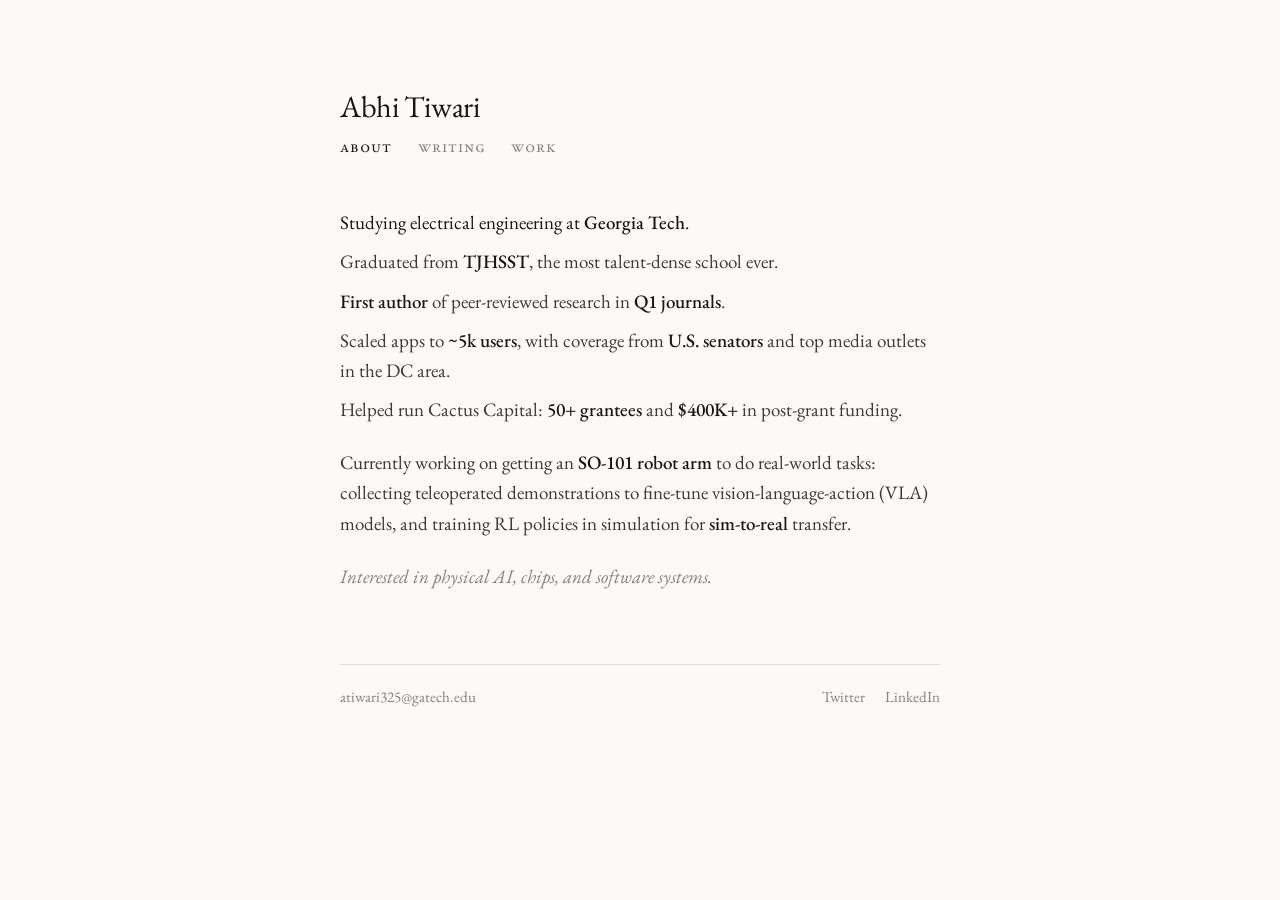
<file: index.html>
<!DOCTYPE html>
<html lang="en">
<head>
<meta charset="utf-8">
<meta name="viewport" content="width=device-width, initial-scale=1">
<title>Abhi Tiwari</title>
<meta name="description" content="Abhi Tiwari — electrical engineering at Georgia Tech.">
<meta name="color-scheme" content="light">
<link rel="icon" href="/favicon.svg" type="image/svg+xml">
<link rel="preconnect" href="https://fonts.googleapis.com">
<link rel="preconnect" href="https://fonts.gstatic.com" crossorigin>
<link href="https://fonts.googleapis.com/css2?family=EB+Garamond:ital,wght@0,400;0,500;1,400&display=swap" rel="stylesheet">
<link rel="stylesheet" href="/style.css">
</head>
<body>
<main>
  <h1 class="name"><a href="/">Abhi Tiwari</a></h1>
  <nav><a href="/" aria-current="page">about</a><a href="/writing/">writing</a><a href="/work/">work</a></nav>

  <div class="about">
    <p class="lead">Studying electrical engineering at <b>Georgia Tech</b>.</p>
    <p>Graduated from <b>TJHSST</b>, the most talent-dense school ever.</p>
    <p><b>First author</b> of peer-reviewed research in <b>Q1 journals</b>.</p>
    <p>Scaled apps to <b>~5k users</b>, with coverage from <b>U.S. senators</b> and top media outlets in the DC area.</p>
    <p>Helped run Cactus Capital: <b>50+ grantees</b> and <b>$400K+</b> in post-grant funding.</p>
    <p class="now">Currently working on getting an <b>SO-101 robot arm</b> to do real-world tasks: collecting teleoperated demonstrations to fine-tune vision-language-action (VLA) models, and training RL policies in simulation for <b>sim-to-real</b> transfer.</p>
    <p class="quiet">Interested in physical AI, chips, and software systems.</p>
  </div>

  <footer>
    <a href="mailto:atiwari325@gatech.edu">atiwari325@gatech.edu</a>
    <span><a href="https://x.com/abhirajtiwari">Twitter</a><a href="https://linkedin.com/in/tiwariabhiraj">LinkedIn</a></span>
  </footer>
</main>
</body>
</html>
</file>
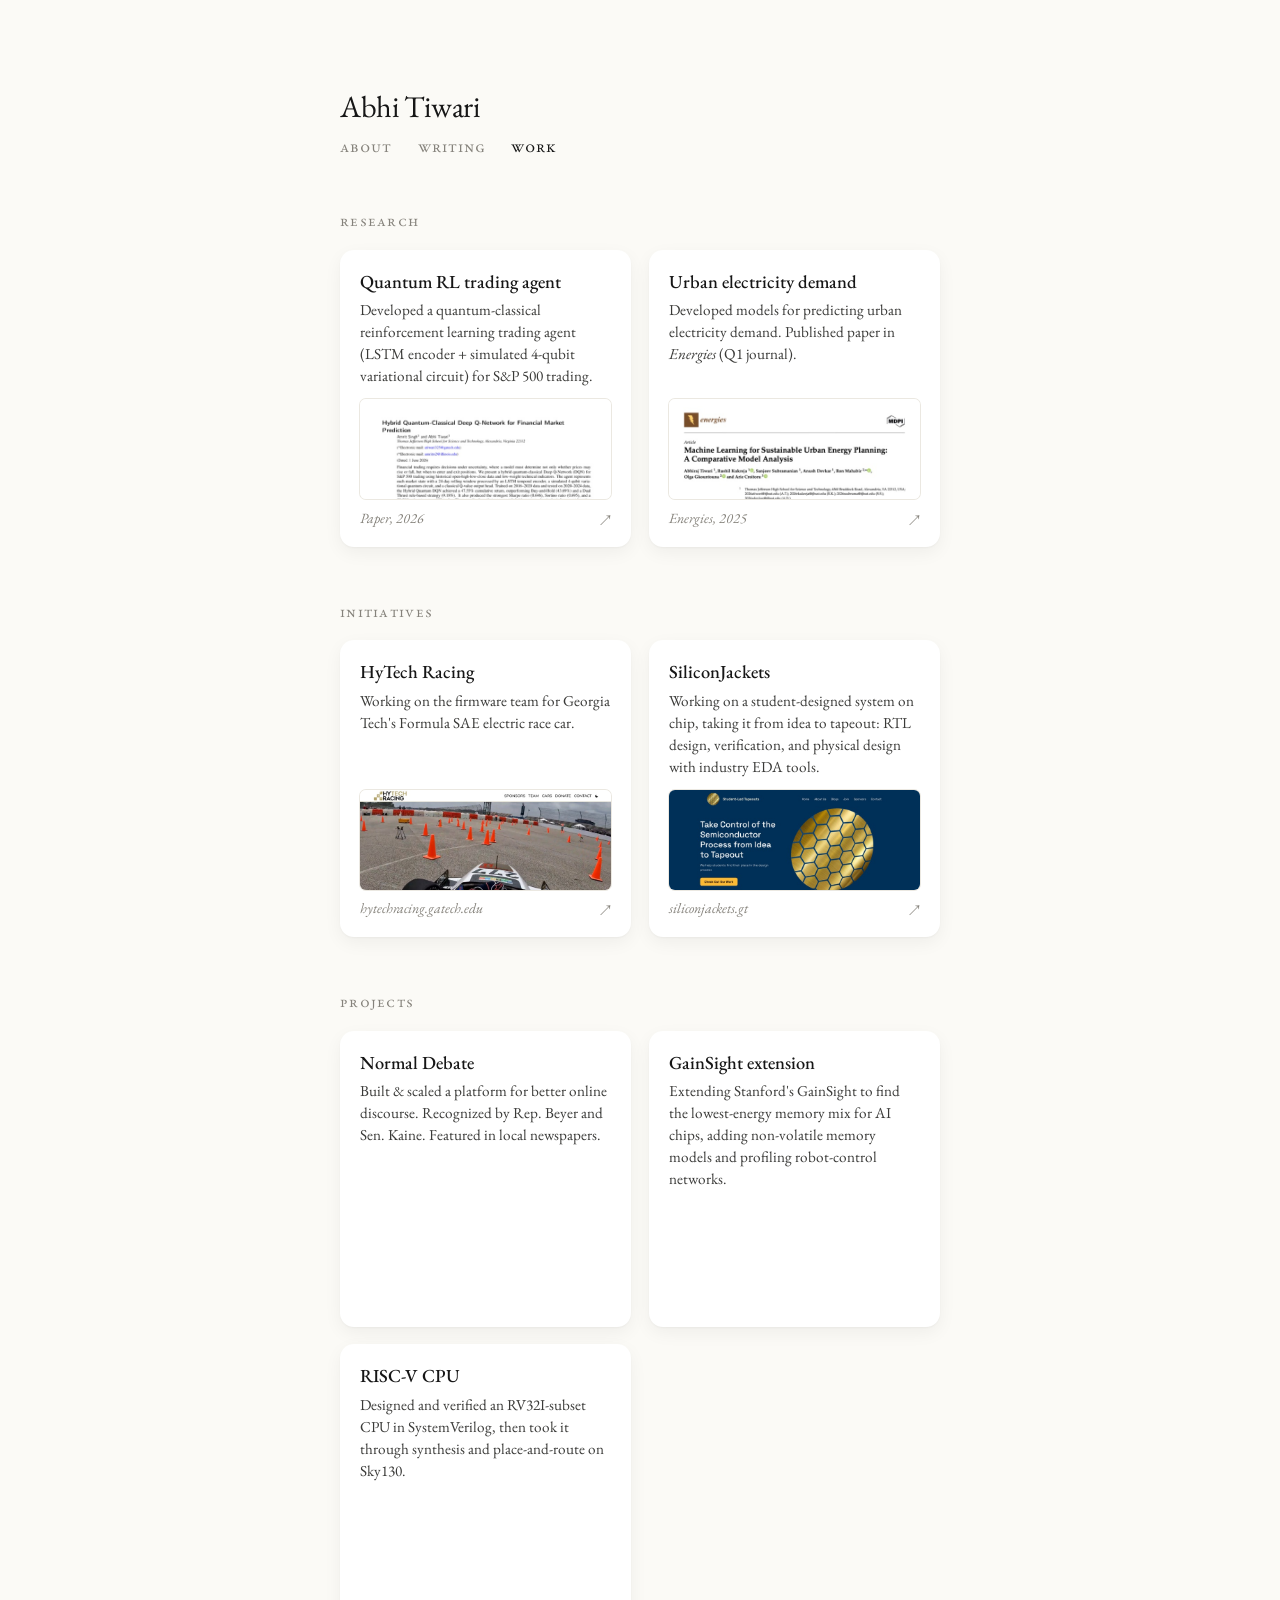
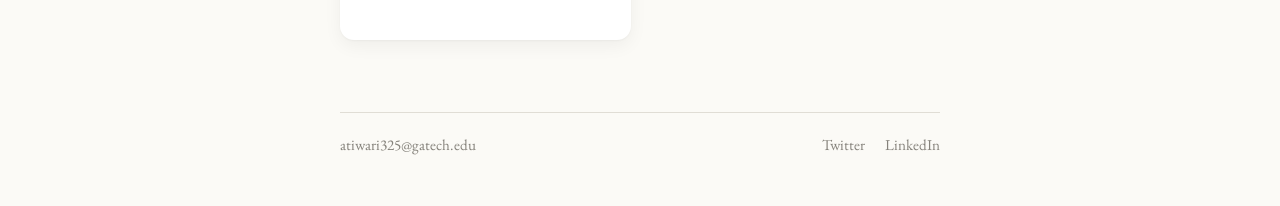
<file: work/index.html>
<!DOCTYPE html>
<html lang="en">
<head>
<meta charset="utf-8">
<meta name="viewport" content="width=device-width, initial-scale=1">
<title>Work — Abhi Tiwari</title>
<meta name="description" content="Work by Abhi Tiwari: research, initiatives, and projects.">
<meta name="color-scheme" content="light">
<link rel="icon" href="/favicon.svg" type="image/svg+xml">
<link rel="preconnect" href="https://fonts.googleapis.com">
<link rel="preconnect" href="https://fonts.gstatic.com" crossorigin>
<link href="https://fonts.googleapis.com/css2?family=EB+Garamond:ital,wght@0,400;0,500;1,400&display=swap" rel="stylesheet">
<link rel="stylesheet" href="/style.css">
</head>
<body>
<main>
  <h1 class="name"><a href="/">Abhi Tiwari</a></h1>
  <nav><a href="/">about</a><a href="/writing/">writing</a><a href="/work/" aria-current="page">work</a></nav>

  <section class="group">
  <h2>research</h2>
  <div class="cards">
    <div class="card">
      <h3>Quantum RL trading agent</h3>
      <p>Developed a quantum-classical reinforcement learning trading agent (LSTM encoder + simulated 4-qubit variational circuit) for S&amp;P 500 trading.</p>
      <a class="ev" href="https://tinyurl.com/abhirajquantum">
        <span class="shot"><img src="/assets/quantum-paper.jpg" alt="First page of the paper Hybrid Quantum-Classical Deep Q-Network for Financial Market Prediction" loading="lazy"></span>
        <span class="cap"><span>Paper, 2026</span><span>↗</span></span>
      </a>
    </div>

    <div class="card">
      <h3>Urban electricity demand</h3>
      <p>Developed models for predicting urban electricity demand. Published paper in <em>Energies</em> (Q1 journal).</p>
      <a class="ev" href="https://doi.org/10.3390/en19010176">
        <span class="shot"><img src="/assets/energies-paper.jpg" alt="First page of the Energies article Machine Learning for Sustainable Urban Energy Planning: A Comparative Model Analysis" loading="lazy"></span>
        <span class="cap"><span>Energies, 2025</span><span>↗</span></span>
      </a>
    </div>
  </div>
  </section>

  <section class="group">
  <h2>initiatives</h2>
  <div class="cards">
    <div class="card">
      <h3>HyTech Racing</h3>
      <p>Working on the firmware team for Georgia Tech's Formula SAE electric race car.</p>
      <a class="ev" href="https://hytechracing.gatech.edu/">
        <span class="shot"><img src="/assets/hytech-site.jpg" alt="HyTech Racing website" loading="lazy"></span>
        <span class="cap"><span>hytechracing.gatech.edu</span><span>↗</span></span>
      </a>
    </div>

    <div class="card">
      <h3>SiliconJackets</h3>
      <p>Working on a student-designed system on chip, taking it from idea to tapeout: RTL design, verification, and physical design with industry EDA tools.</p>
      <a class="ev" href="https://siliconjackets.gt/">
        <span class="shot"><img src="/assets/siliconjackets-site.jpg" alt="SiliconJackets website" loading="lazy"></span>
        <span class="cap"><span>siliconjackets.gt</span><span>↗</span></span>
      </a>
    </div>
  </div>
  </section>

  <section class="group">
  <h2>projects</h2>
  <div class="cards">
    <div class="card">
      <h3>Normal Debate</h3>
      <p>Built &amp; scaled a platform for better online discourse. Recognized by Rep. Beyer and Sen. Kaine. Featured in local newspapers.</p>
    </div>

    <div class="card">
      <h3>GainSight extension</h3>
      <p>Extending Stanford's GainSight to find the lowest-energy memory mix for AI chips, adding non-volatile memory models and profiling robot-control networks.</p>
    </div>

    <div class="card">
      <h3>RISC-V CPU</h3>
      <p>Designed and verified an RV32I-subset CPU in SystemVerilog, then took it through synthesis and place-and-route on Sky130.</p>
    </div>
  </div>
  </section>

  <footer>
    <a href="mailto:atiwari325@gatech.edu">atiwari325@gatech.edu</a>
    <span><a href="https://x.com/abhirajtiwari">Twitter</a><a href="https://linkedin.com/in/tiwariabhiraj">LinkedIn</a></span>
  </footer>
</main>
</body>
</html>
</file>
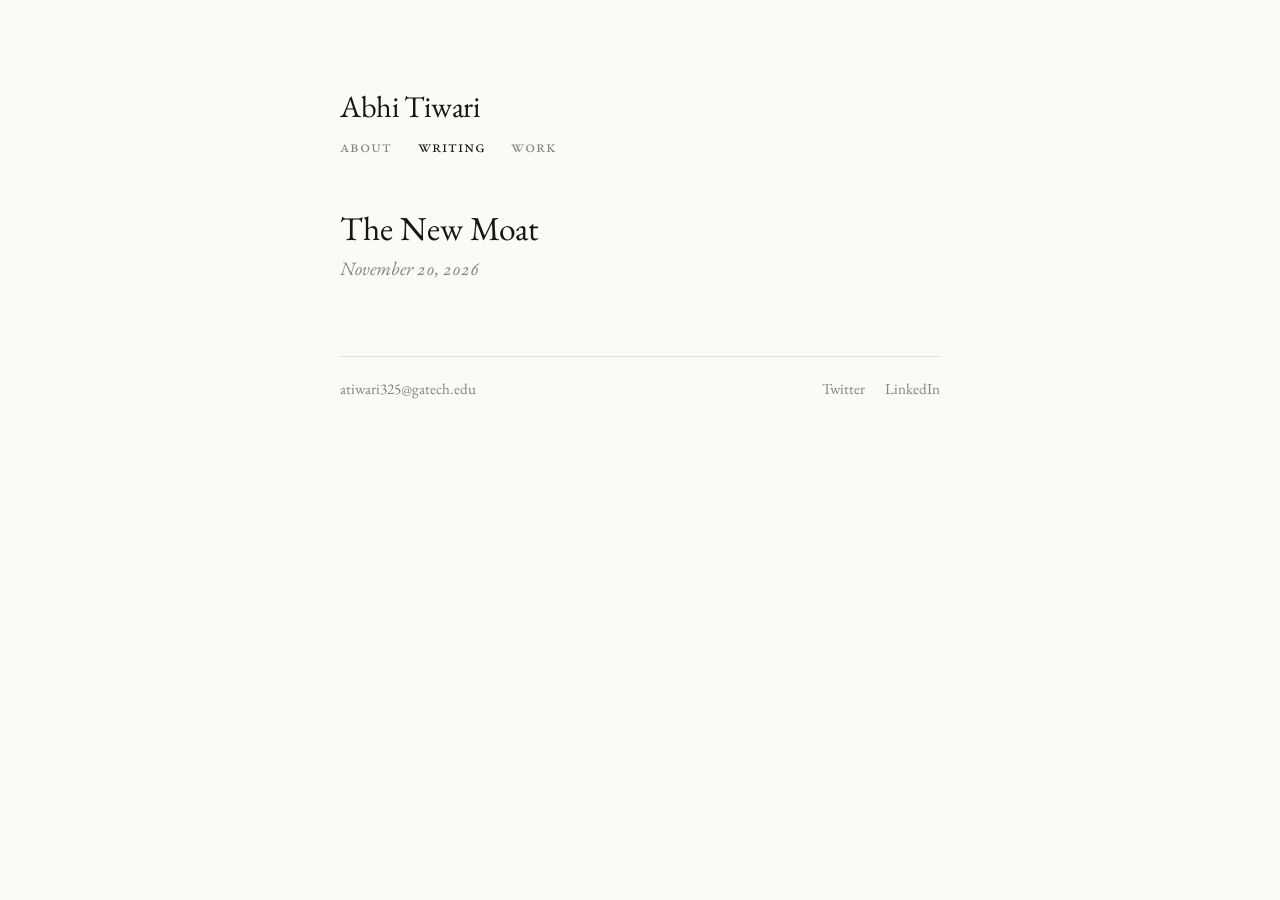
<file: writing/the-new-moat.html>
<!DOCTYPE html>
<html lang="en">
<head>
<meta charset="utf-8">
<meta name="viewport" content="width=device-width, initial-scale=1">
<title>The New Moat — Abhi Tiwari</title>
<meta name="description" content="The New Moat, by Abhi Tiwari.">
<meta name="color-scheme" content="light">
<link rel="icon" href="/favicon.svg" type="image/svg+xml">
<link rel="preconnect" href="https://fonts.googleapis.com">
<link rel="preconnect" href="https://fonts.gstatic.com" crossorigin>
<link href="https://fonts.googleapis.com/css2?family=EB+Garamond:ital,wght@0,400;0,500;1,400&display=swap" rel="stylesheet">
<link rel="stylesheet" href="/style.css">
</head>
<body>
<main>
  <h1 class="name"><a href="/">Abhi Tiwari</a></h1>
  <nav><a href="/">about</a><a href="/writing/" aria-current="page">writing</a><a href="/work/">work</a></nav>

  <article class="article prose">
    <h2>The New Moat</h2>
    <time datetime="2026-11-20">November 20, 2026</time>
  </article>

  <footer>
    <a href="mailto:atiwari325@gatech.edu">atiwari325@gatech.edu</a>
    <span><a href="https://x.com/abhirajtiwari">Twitter</a><a href="https://linkedin.com/in/tiwariabhiraj">LinkedIn</a></span>
  </footer>
</main>
</body>
</html>
</file>
<file: style.css>
:root {
  --paper: #fbfaf6;
  --card:  #ffffff;
  --ink:   #161616;
  --body:  #3a3a38;
  --gray:  #85827b;
  --faint: #d9d6ce;
  --rule:  #e0ddd5;
  --hint:  #7a2a22;
  --serif: "EB Garamond", Garamond, "Times New Roman", serif;
}

* { box-sizing: border-box; }

html { -webkit-text-size-adjust: 100%; }

body {
  margin: 0;
  background: var(--paper);
  color: var(--body);
  font-family: var(--serif);
  font-size: 19px;
  line-height: 1.6;
  -webkit-font-smoothing: antialiased;
}

main {
  max-width: 41rem;
  margin: 0 auto;
  padding: clamp(3.5rem, 11vh, 5.5rem) 1rem 3rem;
}

@media (min-width: 30rem) {
  main { padding-left: 1.75rem; padding-right: 1.75rem; }
}


/* ---------- header ---------- */

.name {
  margin: 0;
  font-size: 1.9rem;
  font-weight: 400;
  letter-spacing: -0.01em;
  line-height: 1.2;
  color: var(--ink);
}

.name a { color: inherit; text-decoration: none; }

nav {
  display: flex;
  gap: 1.6rem;
  margin: 0.55rem 0 3rem;
  font-variant: small-caps;
  letter-spacing: 0.06em;
  font-size: 1.05rem;
}

nav a { color: var(--gray); text-decoration: none; }
nav a:hover, nav a[aria-current] { color: var(--ink); }

/* ---------- text ---------- */

a {
  color: var(--ink);
  text-decoration: underline;
  text-decoration-color: var(--faint);
  text-underline-offset: 3px;
}

a:hover { text-decoration-color: var(--hint); }

p { margin: 0 0 1rem; }
.lead { color: var(--ink); }
.quiet { color: var(--gray); }

.about p { margin: 0; }
.about p + p { margin-top: 0.55rem; }
.about .now { margin-top: 1.4rem; }
.about .quiet { margin-top: 1.4rem; font-style: italic; }
.about b { font-weight: 500; color: var(--ink); }

:focus-visible { outline: 1px solid var(--hint); outline-offset: 3px; border-radius: 2px; }

/* ---------- writing ---------- */

.posts { list-style: none; margin: 0; padding: 0; }

.posts li {
  display: flex;
  justify-content: space-between;
  align-items: baseline;
  gap: 1rem;
}

.posts li + li { margin-top: 0.9rem; }
.posts a { text-decoration: none; font-size: 1.15rem; }
.posts a:hover { color: var(--hint); }

time {
  color: var(--gray);
  font-style: italic;
  font-variant-numeric: oldstyle-nums;
  white-space: nowrap;
}

.article h2 {
  margin: 0;
  font-size: 2.1rem;
  font-weight: 400;
  line-height: 1.2;
  color: var(--ink);
}

.article time { display: block; margin: 0.35rem 0 2rem; }

/* ---------- work cards ---------- */

.group + .group { margin-top: 3.25rem; }

.group h2 {
  margin: 0 0 1rem;
  font-size: 1rem;
  font-weight: 400;
  font-variant: small-caps;
  letter-spacing: 0.08em;
  color: var(--gray);
}

.cards {
  display: grid;
  grid-template-columns: repeat(2, minmax(0, 1fr));
  gap: 1.1rem;
}

.card {
  display: flex;
  flex-direction: column;
  min-height: 18.5rem; /* matches column width, so cards read as squares */
  padding: 1.25rem 1.25rem 1.1rem;
  background: var(--card);
  border-radius: 14px;
  box-shadow: 0 1px 2px rgba(22, 22, 22, 0.035), 0 6px 18px rgba(22, 22, 22, 0.05);
}

@media (max-width: 34rem) {
  .cards { grid-template-columns: 1fr; }
  .card { min-height: 0; }
}

.card h3 {
  margin: 0 0 0.35rem;
  font-size: 1.15rem;
  font-weight: 500;
  line-height: 1.3;
  color: var(--ink);
}

.card p { margin: 0; font-size: 0.95rem; line-height: 1.45; }

/* evidence: a real snapshot pinned to the bottom of the card */

.ev {
  display: block;
  margin-top: auto;
  padding-top: 0.75rem;
  text-decoration: none;
  color: var(--gray);
}

.ev .shot {
  display: block;
  height: 6.25rem;
  overflow: hidden;
  border-radius: 6px;
  background: #fff;
  box-shadow: 0 0 0 1px #ebe8e1;
}

.ev img { display: block; width: 100%; height: auto; }

.ev .cap {
  display: flex;
  justify-content: space-between;
  margin-top: 0.45rem;
  font-size: 0.88rem;
  font-style: italic;
}

.ev:hover .cap { color: var(--ink); }
.ev:hover .shot { box-shadow: 0 0 0 1px #d9d5cc; }

/* ---------- footer ---------- */

footer {
  margin-top: 4.5rem;
  padding-top: 1.25rem;
  border-top: 1px solid var(--rule);
  display: flex;
  justify-content: space-between;
  flex-wrap: wrap;
  gap: 0.5rem 1.5rem;
  font-size: 0.95rem;
}

footer a { color: var(--gray); text-decoration: none; }
footer a:hover { color: var(--ink); }
footer span { display: flex; gap: 1.25rem; }
</file>
